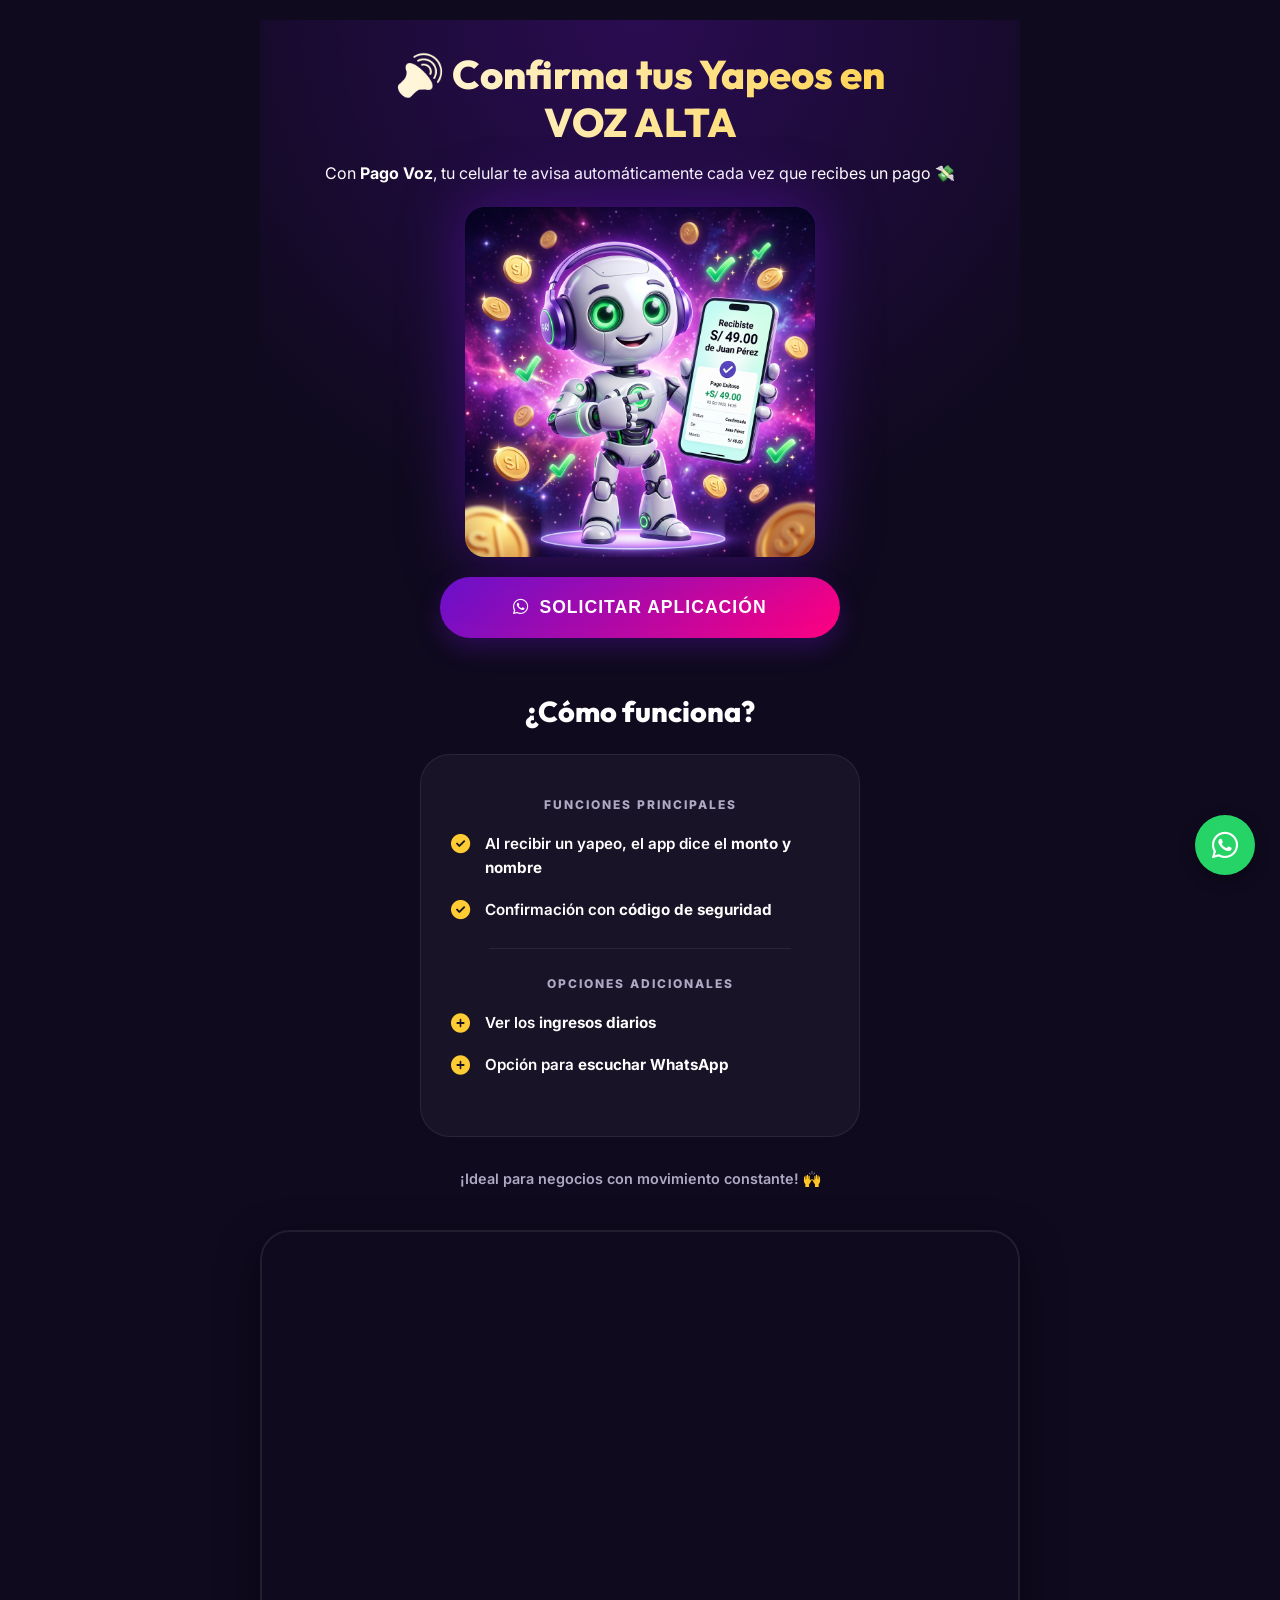
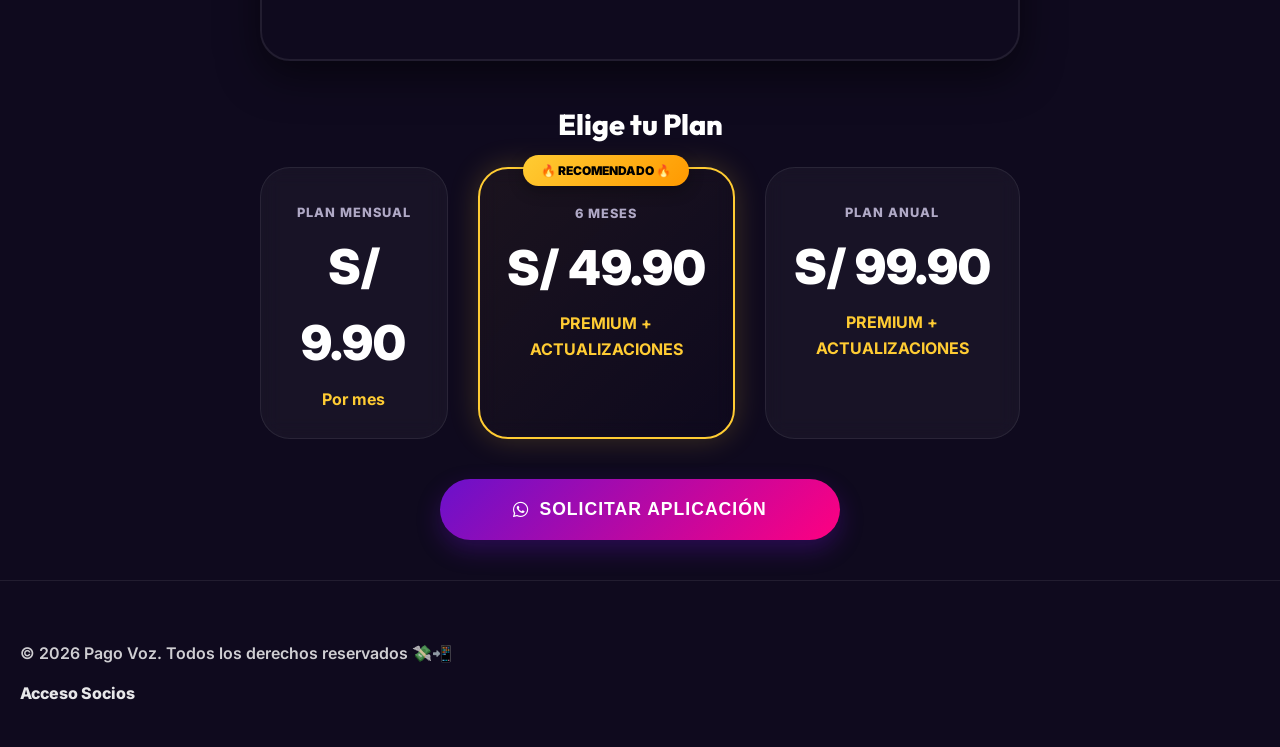
<file: index.html>
<!DOCTYPE html>
<html lang="es">
<head>
    <meta charset="UTF-8">
    <meta name="viewport" content="width=device-width, initial-scale=1.0, maximum-scale=1.0, user-scalable=no">
    <title>Pago Voz | Confirma tus pagos en VOZ ALTA</title>
    <link rel="stylesheet" href="assets/css/styles.css">
    <link rel="stylesheet" href="https://cdnjs.cloudflare.com/ajax/libs/font-awesome/6.4.0/css/all.min.css">
    <script>
        // Static Referral Detection
        document.addEventListener('DOMContentLoaded', () => {
            const urlParams = new URLSearchParams(window.location.search);
            const ref = urlParams.get('ref');
            if (ref) {
                const banner = document.getElementById('referral-banner');
                if (banner) {
                    banner.innerHTML = `🚀 Estás invitado por: <strong>${ref.toUpperCase()}</strong>`;
                    banner.style.display = 'block';
                }
            }
        });
    </script>
</head>
<body>

    <!-- Referral Welcome (Hidden by default) -->
    <div id="referral-banner" style="display: none; background: var(--accent); color: #000; text-align: center; padding: 10px; font-weight: 800; position: sticky; top: 0; z-index: 2000;">
    </div>

    <!-- Floating WhatsApp Button -->
    <a href="https://wa.me/51902027886?text=Hola,%20quiero%20m%C3%A1s%20informaci%C3%B3n%20de%20la%20aplicaci%C3%B3n%20Pago%20Voz,%20vengo%20de%20tu%20P%C3%A1gina%20web" class="floating-wa" target="_blank">
        <i class="fab fa-whatsapp"></i>
    </a>

    <div class="container">
        
        <!-- HERO -->
        <header class="hero">
            <h1>🔊 Confirma tus Yapeos en <span style="display:block; color:var(--accent)">VOZ ALTA</span></h1>
            <p>Con <strong>Pago Voz</strong>, tu celular te avisa automáticamente cada vez que recibes un pago 💸</p>
            <img src="assets/img/app-hero.png" alt="Pago Voz App" class="hero-img">
            <button onclick="buyWA()" class="btn-main">
                <i class="fab fa-whatsapp"></i> SOLICITAR APLICACIÓN
            </button>
        </header>

        <!-- HOW IT WORKS -->
        <section id="features">
            <h2 class="section-title">¿Cómo <span>funciona</span>?</h2>
            
            <div class="features-container">
                <span class="feature-label">Funciones Principales</span>
                <div class="feature-item">
                    <i class="fas fa-check-circle"></i> <span>Al recibir un yapeo, el app dice el <strong>monto y nombre</strong></span>
                </div>
                <div class="feature-item">
                    <i class="fas fa-check-circle"></i> <span>Confirmación con <strong>código de seguridad</strong></span>
                </div>

                <div class="feature-line"></div>

                <span class="feature-label">Opciones Adicionales</span>
                <div class="feature-item">
                    <i class="fas fa-plus-circle"></i> <span>Ver los <strong>ingresos diarios</strong></span>
                </div>
                <div class="feature-item">
                    <i class="fas fa-plus-circle"></i> <span>Opción para <strong>escuchar WhatsApp</strong></span>
                </div>
            </div>
            
            <p style="color:var(--text-muted); margin-top:30px; font-weight:600; font-size:0.9rem;">
                ¡Ideal para negocios con movimiento constante! 🙌
            </p>
        </section>

        <!-- VIDEO DEMO -->
        <section id="video">
            <div style="position: relative; padding-bottom: 56.25%; height: 0; overflow: hidden; border-radius: 30px; border: 2px solid var(--glass-border); box-shadow: 0 15px 40px rgba(0,0,0,0.5);">
                <iframe style="position: absolute; top:0; left:0; width:100%; height:100%;" src="https://www.youtube.com/embed/4ErNLQsitHI" frameborder="0" allowfullscreen></iframe>
            </div>
        </section>

        <!-- PRICING -->
        <section id="pricing">
            <h2 class="section-title">Elige tu <span>Plan</span></h2>
            <div class="price-grid">
                <div class="price-card" onclick="selectPlan(this, 'Plan Mensual (S/ 9.90)')">
                    <p class="price-title">Plan Mensual</p>
                    <p class="price-val">S/ 9.90</p>
                    <p class="price-sub">Por mes</p>
                </div>
                <div class="price-card featured selected" onclick="selectPlan(this, 'Plan 6 meses (S/ 49.90 - RECOMENDADO)')">
                    <div class="badge-featured">🔥 RECOMENDADO 🔥</div>
                    <p class="price-title">6 Meses</p>
                    <p class="price-val">S/ 49.90</p>
                    <p class="price-sub">PREMIUM + ACTUALIZACIONES</p>
                </div>
                <div class="price-card" onclick="selectPlan(this, 'Plan Anual (S/ 99.90)')">
                    <p class="price-title">Plan Anual</p>
                    <p class="price-val">S/ 99.90</p>
                    <p class="price-sub">PREMIUM + ACTUALIZACIONES</p>
                </div>
            </div>
            <div style="margin-top:40px;">
                <button onclick="buyWA()" class="btn-main">
                    <i class="fab fa-whatsapp"></i> SOLICITAR APLICACIÓN
                </button>
            </div>
        </section>

    </div>

    <!-- FOOTER -->
    <footer>
        <p style="margin-bottom:15px; font-weight:600; opacity:0.8;">&copy; 2026 Pago Voz. Todos los derechos reservados 💸📲</p>
        <a href="socios" class="footer-link">Acceso Socios</a>
    </footer>

    <!-- Toast Notification -->
    <div id="toast"></div>

    <script src="assets/js/script.js"></script>
</body>
</html>
</file>
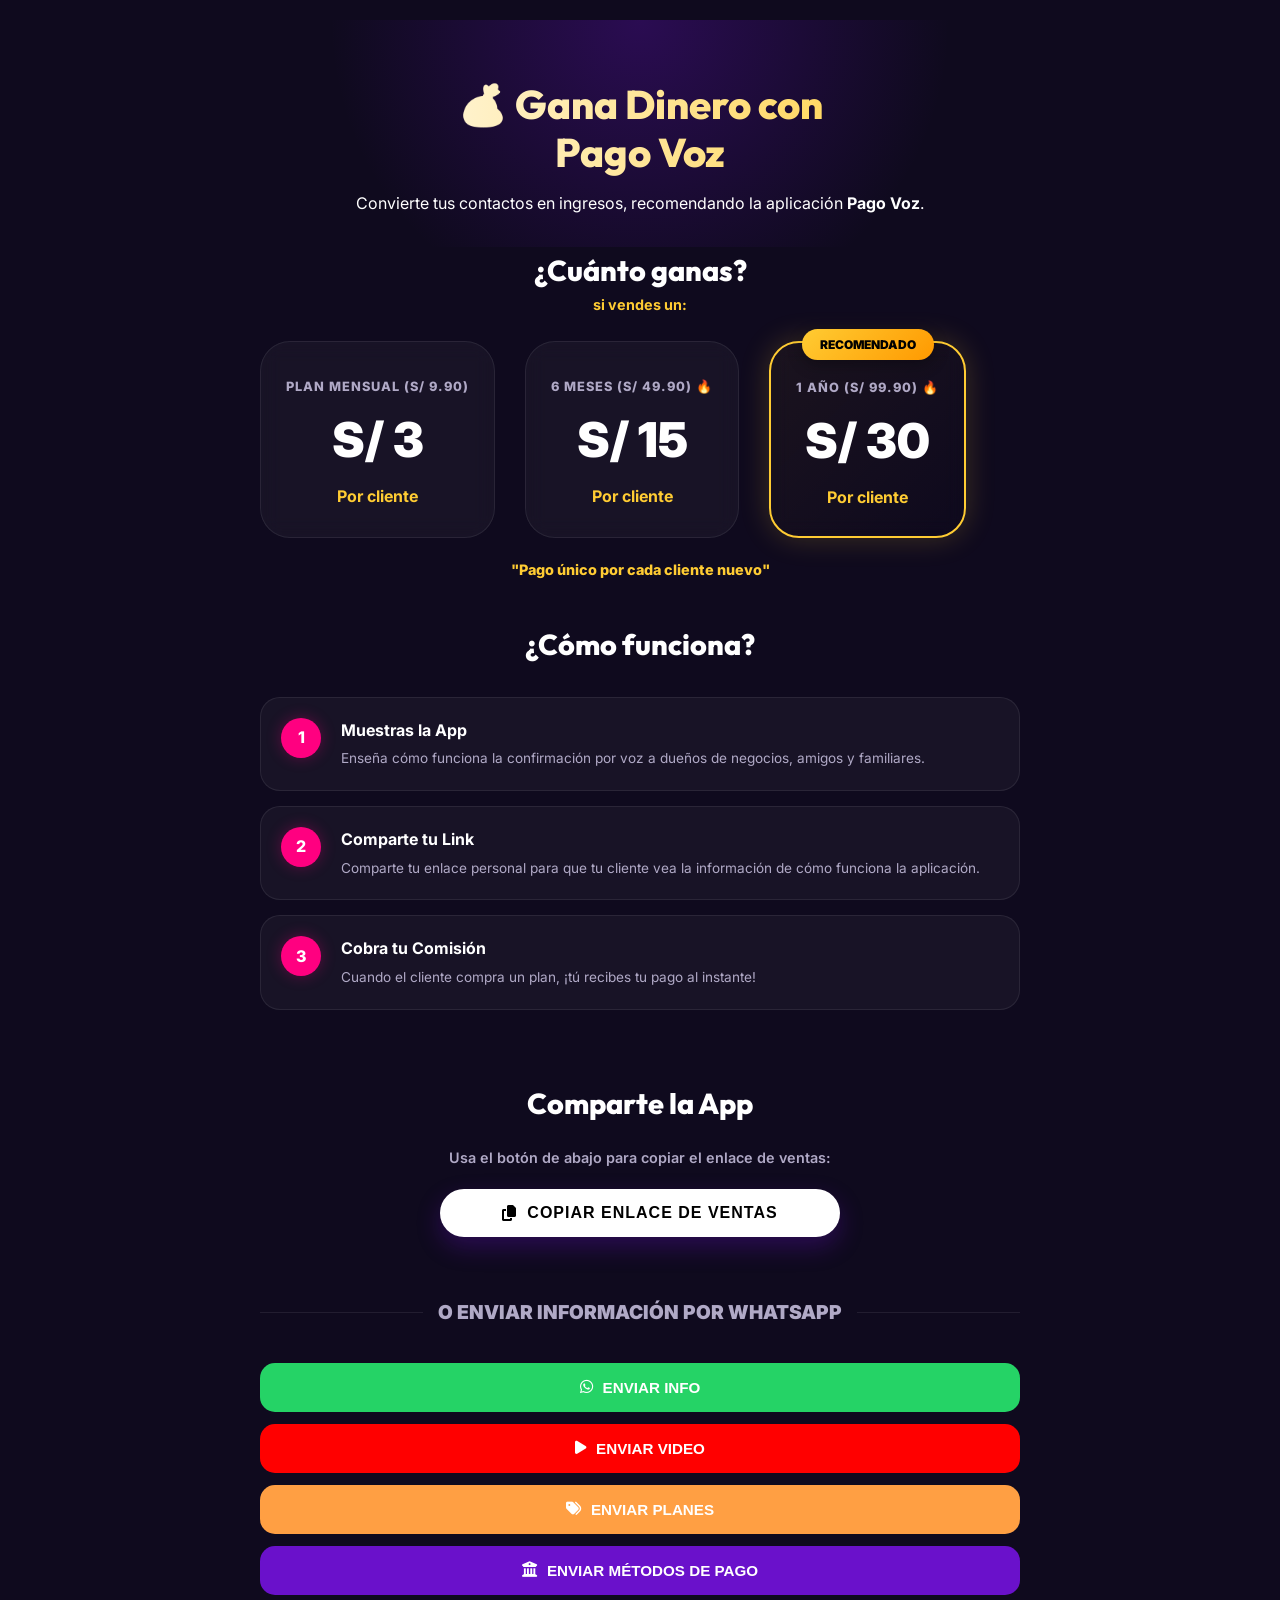
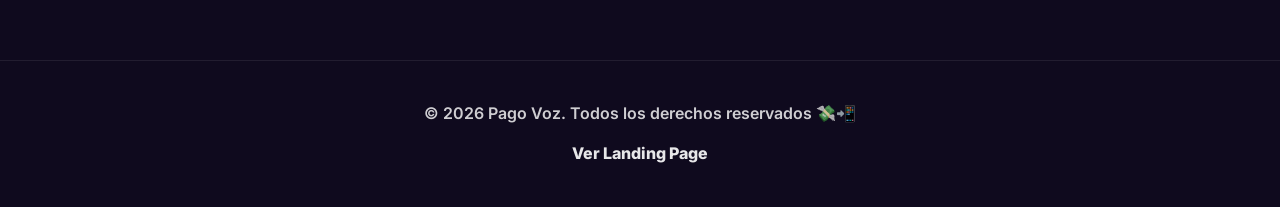
<file: socios.html>
<!DOCTYPE html>
<html lang="es">
<head>
    <meta charset="UTF-8">
    <meta name="viewport" content="width=device-width, initial-scale=1.0, maximum-scale=1.0, user-scalable=no">
    <title>Socio Pago Voz | Herramientas de Venta</title>
    <link rel="stylesheet" href="assets/css/styles.css">
    <link rel="stylesheet" href="https://cdnjs.cloudflare.com/ajax/libs/font-awesome/6.4.0/css/all.min.css">
</head>
<body>

    <div class="container">
        
        <!-- HEADER -->
        <header class="hero" style="padding-top:60px;">
            <h1 style="font-size: 2.5rem;">💰 Gana Dinero con <span style="display:block; color:var(--accent)">Pago Voz</span></h1>
            <p>Convierte tus contactos en ingresos, recomendando la aplicación <strong>Pago Voz</strong>.</p>
        </header>

        <!-- EARNINGS -->
        <section id="earnings" style="padding-top: 0;">
            <h2 class="section-title" style="margin-bottom: 0;">¿Cuánto <span>ganas</span>?</h2>
            <p style="color:var(--accent); font-weight:700; margin-bottom: 25px; font-size: 0.9rem;">si vendes un:</p>
            <div class="price-grid">
                <div class="price-card">
                    <p class="price-title">Plan Mensual (S/ 9.90)</p>
                    <p class="price-val">S/ 3</p>
                    <p class="price-sub">Por cliente</p>
                </div>
                <div class="price-card">
                    <p class="price-title">6 Meses (S/ 49.90) 🔥</p>
                    <p class="price-val">S/ 15</p>
                    <p class="price-sub">Por cliente</p>
                </div>
                <div class="price-card featured selected">
                    <div class="badge-featured">RECOMENDADO</div>
                    <p class="price-title">1 Año (S/ 99.90) 🔥</p>
                    <p class="price-val">S/ 30</p>
                    <p class="price-sub">Por cliente</p>
                </div>
            </div>
            <p style="text-align:center; font-weight:800; color:var(--accent); margin-top:20px; font-size:0.9rem;">
                "Pago único por cada cliente nuevo"
            </p>
        </section>

        <!-- STEPS -->
        <section id="how-it-works">
            <h2 class="section-title">¿Cómo <span>funciona</span>?</h2>
            <div class="steps-container">
                <div class="step-card">
                    <div class="step-num">1</div>
                    <div>
                        <h4 style="margin-bottom:5px; color:#fff;">Muestras la App</h4>
                        <p style="font-size:0.85rem; color:var(--text-muted);">Enseña cómo funciona la confirmación por voz a dueños de negocios, amigos y familiares.</p>
                    </div>
                </div>
                <div class="step-card">
                    <div class="step-num">2</div>
                    <div>
                        <h4 style="margin-bottom:5px; color:#fff;">Comparte tu Link</h4>
                        <p style="font-size:0.85rem; color:var(--text-muted);">Comparte tu enlace personal para que tu cliente vea la información de cómo funciona la aplicación.</p>
                    </div>
                </div>
                <div class="step-card">
                    <div class="step-num">3</div>
                    <div>
                        <h4 style="margin-bottom:5px; color:#fff;">Cobra tu Comisión</h4>
                        <p style="font-size:0.85rem; color:var(--text-muted);">Cuando el cliente compra un plan, ¡tú recibes tu pago al instante!</p>
                    </div>
                </div>
            </div>
        </section>

        <!-- DASHBOARD TOOLS -->
        <section id="generator" class="ref-hero-box">
            <h2 class="section-title">Comparte la <span>App</span></h2>
            
            <p style="margin-bottom:20px; font-weight:600; font-size:0.9rem; color:var(--text-muted);">Usa el botón de abajo para copiar el enlace de ventas:</p>

            <button onclick="copyText(window.location.origin)" class="btn-main" style="background:#fff; color:#000; padding:15px; font-size:1rem; margin-bottom:25px;">
                <i class="fas fa-copy"></i> COPIAR ENLACE DE VENTAS
            </button>

            <div class="or-separator">O ENVIAR INFORMACIÓN POR WHATSAPP</div>
            
            <div class="tool-buttons">
                <button class="btn-tool" onclick="shareApp('full_info')" style="background:#25d366; color:#fff;">
                    <i class="fab fa-whatsapp"></i> ENVIAR INFO
                </button>
                <button class="btn-tool video" onclick="shareApp('video')" style="background:#ff0000; color:#fff;">
                    <i class="fas fa-play"></i> ENVIAR VIDEO
                </button>
                <button class="btn-tool" onclick="shareApp('promo')" style="background:#ff9f43; color:#fff;">
                    <i class="fas fa-tags"></i> ENVIAR PLANES
                </button>
                <button class="btn-tool" onclick="shareApp('payments')" style="background:#6a11cb; color:#fff;">
                    <i class="fas fa-university"></i> ENVIAR MÉTODOS DE PAGO
                </button>
            </div>
        </section>

    </div>

    <!-- FOOTER -->
    <footer style="text-align:center; padding:40px;">
        <p style="margin-bottom:15px; font-weight:600; opacity:0.8;">&copy; 2026 Pago Voz. Todos los derechos reservados 💸📲</p>
        <a href="index" class="footer-link">Ver Landing Page</a>
    </footer>

    <!-- Toast Notification -->
    <div id="toast"></div>

    <script src="assets/js/script.js"></script>
</body>
</html>
</file>
<file: assets/css/styles.css>
@import url('https://fonts.googleapis.com/css2?family=Inter:wght@300;400;600;700;800&family=Outfit:wght@400;600;700;800&display=swap');

:root {
    --primary: #6a11cb;
    --primary-light: #9d50bb;
    --secondary: #ff0080;
    --accent: #ffcc33;
    --accent-glow: rgba(255, 204, 51, 0.5);
    --bg-dark: #0f0a1e;
    --bg-card: rgba(255, 255, 255, 0.04);
    --text-white: #ffffff;
    --text-muted: #b0a9c6;
    --glass-border: rgba(255, 255, 255, 0.08);
    --gradient-hero: linear-gradient(135deg, #6a11cb 0%, #ff0080 100%);
    --gradient-gold: linear-gradient(135deg, #ffcc33 0%, #ff9900 100%);
}

* { margin: 0; padding: 0; box-sizing: border-box; }
body { font-family: 'Inter', sans-serif; background-color: var(--bg-dark); color: var(--text-white); line-height: 1.6; -webkit-font-smoothing: antialiased; }
h1, h2, h3 { font-family: 'Outfit', sans-serif; font-weight: 800; }
.container { max-width: 500px; margin: 0 auto; padding: 20px; }

/* Animations */
@keyframes fadeInUp { from { opacity: 0; transform: translateY(20px); } to { opacity: 1; transform: translateY(0); } }
@keyframes float { 0% { transform: translateY(0px); } 50% { transform: translateY(-10px); } 100% { transform: translateY(0px); } }
@keyframes pulse-wa { 0% { transform: scale(1); box-shadow: 0 0 0 0 rgba(37, 211, 102, 0.7); } 70% { transform: scale(1.05); box-shadow: 0 0 0 15px rgba(37, 211, 102, 0); } 100% { transform: scale(1); box-shadow: 0 0 0 0 rgba(37, 211, 102, 0); } }

/* Hero */
.hero { padding: 30px 20px; text-align: center; background: radial-gradient(circle at top, rgba(106, 17, 203, 0.3) 0%, transparent 70%); }
.hero h1 { font-size: 2.5rem; margin-bottom: 15px; background: linear-gradient(to right, #fff, var(--accent)); -webkit-background-clip: text; -webkit-text-fill-color: transparent; line-height: 1.2; }
.hero-img { width: 100%; max-width: 350px; margin: 20px auto; display: block; animation: float 4s ease-in-out infinite; filter: drop-shadow(0 0 30px rgba(106, 17, 203, 0.5)); border-radius: 20px; }

/* Floating WA */
.floating-wa {
    position: fixed; bottom: 25px; right: 25px; z-index: 5000;
    width: 60px; height: 60px; background: #25d366; border-radius: 50%;
    display: flex; align-items: center; justify-content: center;
    color: white; font-size: 30px; text-decoration: none;
    box-shadow: 0 5px 15px rgba(0,0,0,0.3); animation: pulse-wa 2s infinite;
}

/* Sections */
section { padding: 20px 0; text-align: center; }
.section-title { font-size: 1.8rem; margin-bottom: 20px; }

/* Feature Cards & Separator */
.features-container { background: var(--bg-card); border-radius: 30px; padding: 40px 30px; border: 1px solid var(--glass-border); max-width: 440px; margin: 0 auto; }
.feature-item { display: flex; align-items: flex-start; text-align: left; gap: 15px; margin: 18px 0; font-weight: 600; font-size: 0.95rem; }
.feature-item i { color: var(--accent); font-size: 1.2rem; transform: translateY(3px); }
.feature-line { height: 1px; background: var(--glass-border); margin: 25px auto; width: 80%; }
.feature-label { font-size: 0.75rem; text-transform: uppercase; letter-spacing: 2px; color: var(--text-muted); margin-bottom: 10px; font-weight: 800; display: block; }

/* Pricing */
.price-grid { display: flex; flex-direction: column; gap: 30px; margin-top: 20px; }
.price-card {
    background: var(--bg-card); border: 1px solid var(--glass-border); border-radius: 30px;
    padding: 35px 25px 25px; position: relative; transition: all 0.3s cubic-bezier(0.175, 0.885, 0.32, 1.275);
    cursor: pointer; backdrop-filter: blur(10px);
}
.price-card:hover { transform: translateY(-5px); border-color: rgba(255,255,255,0.2); }
.price-card.selected { border: 2px solid var(--accent); box-shadow: 0 0 30px rgba(255, 204, 51, 0.2); background: linear-gradient(135deg, rgba(255, 204, 51, 0.05), transparent); }

.badge-featured {
    position: absolute; top: -14px; left: 50%; transform: translateX(-50%);
    background: var(--gradient-gold); color: #000; padding: 6px 18px; border-radius: 50px;
    font-size: 0.75rem; font-weight: 900; box-shadow: 0 5px 15px rgba(0,0,0,0.3); white-space: nowrap;
}

.price-title { color: var(--text-muted); font-size: 0.8rem; text-transform: uppercase; letter-spacing: 1px; margin-bottom: 5px; font-weight: 800; }
.price-val { font-size: 3rem; font-weight: 900; margin-bottom: 5px; color: #fff; }
.price-sub { color: var(--accent); font-weight: 700; font-size: 1rem; }

/* Buttons */
.btn-main {
    display: inline-flex; align-items: center; justify-content: center; gap: 10px;
    background: var(--gradient-hero); color: white; padding: 20px; border-radius: 50px;
    font-weight: 800; font-size: 1.1rem; border: none; cursor: pointer;
    width: 100%; max-width: 400px; transition: 0.3s; box-shadow: 0 10px 25px rgba(106, 17, 203, 0.3);
    text-decoration: none; text-transform: uppercase; letter-spacing: 1px;
}
.btn-main:hover { transform: scale(1.03); box-shadow: 0 15px 35px rgba(106, 17, 203, 0.5); }

/* Referidos Page Specifics */
.steps-container { text-align: left; margin: 30px 0; }
.step-card {
    background: var(--bg-card); border: 1px solid var(--glass-border); border-radius: 20px;
    padding: 20px; margin-bottom: 15px; display: flex; gap: 20px; align-items: flex-start;
}
.step-num {
    width: 40px; height: 40px; background: var(--secondary); border-radius: 50%;
    display: flex; align-items: center; justify-content: center; font-weight: 800; flex-shrink: 0;
    box-shadow: 0 0 15px rgba(255, 0, 128, 0.3);
}

.or-separator { margin: 35px 0; font-weight: 900; color: var(--text-muted); font-size: 1.2rem; display: flex; align-items: center; gap: 15px; }
.or-separator::before, .or-separator::after { content: ""; flex: 1; height: 1px; background: var(--glass-border); }

.tool-buttons { display: grid; grid-template-columns: 1fr; gap: 12px; margin: 25px 0; }
.btn-tool {
    padding: 16px; border-radius: 15px; border: none; font-weight: 700; font-size: 0.95rem; display: flex; align-items: center; justify-content: center; gap: 10px;
    cursor: pointer; transition: 0.3s; background: #25d366; color: #fff; text-transform: uppercase;
}
.btn-tool.secondary { background: var(--primary); }
.btn-tool.video { background: #ff0000; }

#toast {
    position: fixed; bottom: 30px; left: 50%; transform: translateX(-50%);
    background: var(--accent); color: #000; padding: 12px 25px; border-radius: 12px;
    font-weight: 800; display: none; z-index: 1001; box-shadow: 0 10px 30px rgba(0,0,0,0.5);
}

footer { padding: 60px 20px 40px; border-top: 1px solid var(--glass-border); }
.footer-link { color: #fff; text-decoration: none; font-weight: 800; transition: 0.3s; opacity: 0.9; }
.footer-link:hover { opacity: 1; text-decoration: underline; }

@media (min-width: 768px) {
    .container { max-width: 800px; }
    .price-grid { flex-direction: row; }
}
</file>
